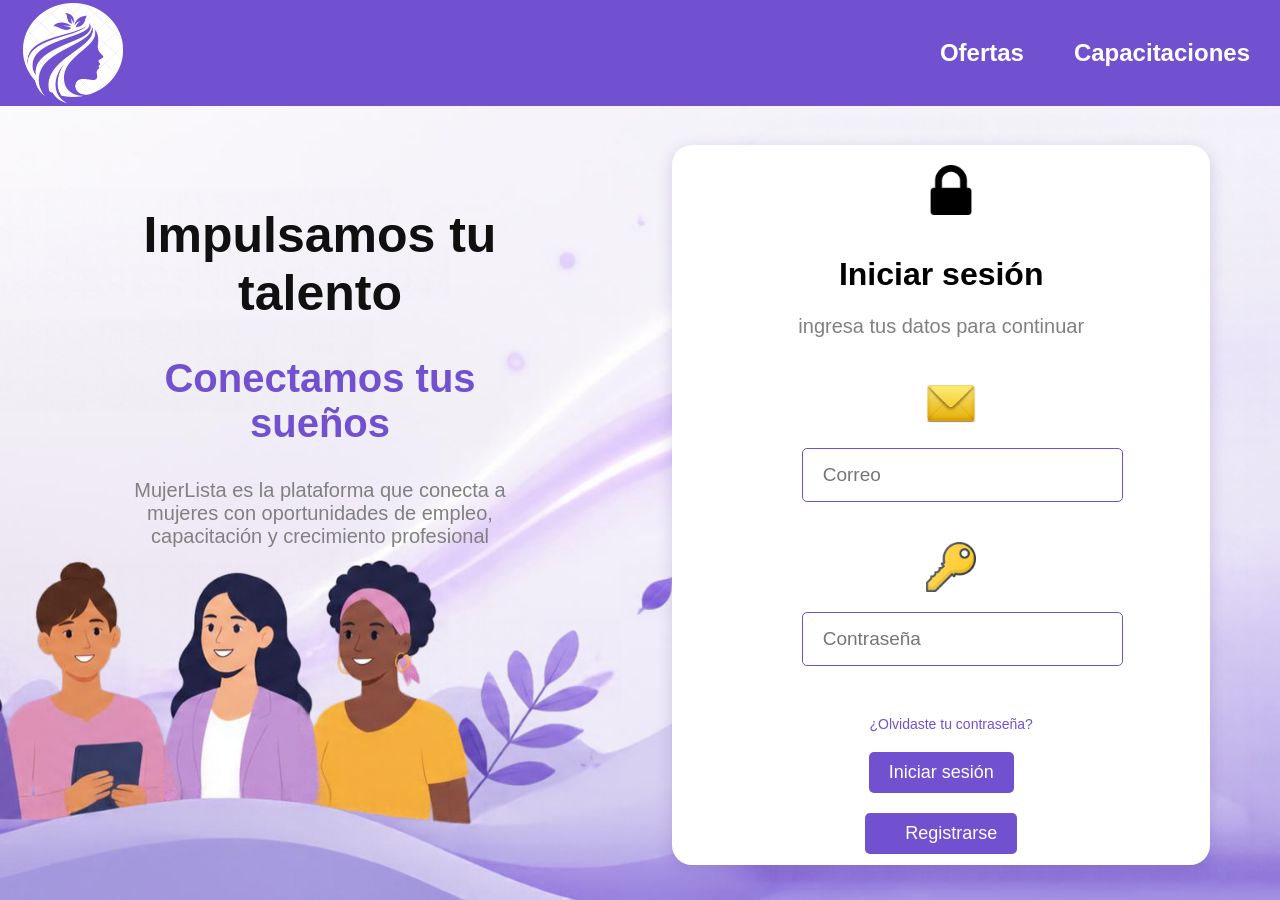
<file: index.html>
<!DOCTYPE html>
<html lang="es">
<head>
    <meta charset="UTF-8">
    <meta name="viewport" content="width=device-width, initial-scale=1.0">
    <title>MujerListas</title>
    <link rel="stylesheet" href="style.css">
</head>
<body>
   

    <div>
        <nav class="navbar">

         <img src="imagenes\M.png" alt="Logo de MujerListas" class="logo" class="logo">



         <div class="menus">
            
            
            <a href="login.html"><h1>Ofertas</h1></a>
            <a href="login.html"><h1>Capacitaciones</h1></a>
         </div>
         
        </nav>



        
    </div>
     
     <div class="login">
           <img src="iconos/candado.png" alt="Icono de usuario" class="icono-usuario">
        

     <div class="login-texto">
        <h1>Iniciar sesión</h1>
        <p>ingresa tus datos para continuar</p>
     </div>

      <img src="iconos/correo.png" alt="Icono de ojo" class="icono-ojito">
      
      <div class="formularioinicio">

        <input type="text" placeholder="Correo" class="input-usuario" id="correo">  

          <div class="iccontra">

            <img src="iconos/contra.png" alt="Icono de ojo" class="icono-ojito">

          </div>
          
         


        <input type="password" placeholder="Contraseña" class="input-contraseña"  id="contraseña">

      


        <div class="boton-container">
            <a href="recuperar.html" class="recuperar">¿Olvidaste tu contraseña?</a>
            <button class="boton-inicio"  id="iniciar-sesion">Iniciar sesión</button>
            <button class="boton-inicio"><a href="3.html">Registrarse </a></button>

        </div>

        
        
        
     </div>

     

    
       
     

     


            

    </div>

    <div class="bienvenida">
        <h1>Impulsamos tu talento</h1>
        <h2>Conectamos tus sueños</h2>

        <p class="descripcion">MujerLista es la plataforma que conecta a mujeres con oportunidades de empleo, capacitación y crecimiento profesional</p>    

    </div>

    


   

   
  <script src="script.js"></script>  
</body>
</html>
</file>
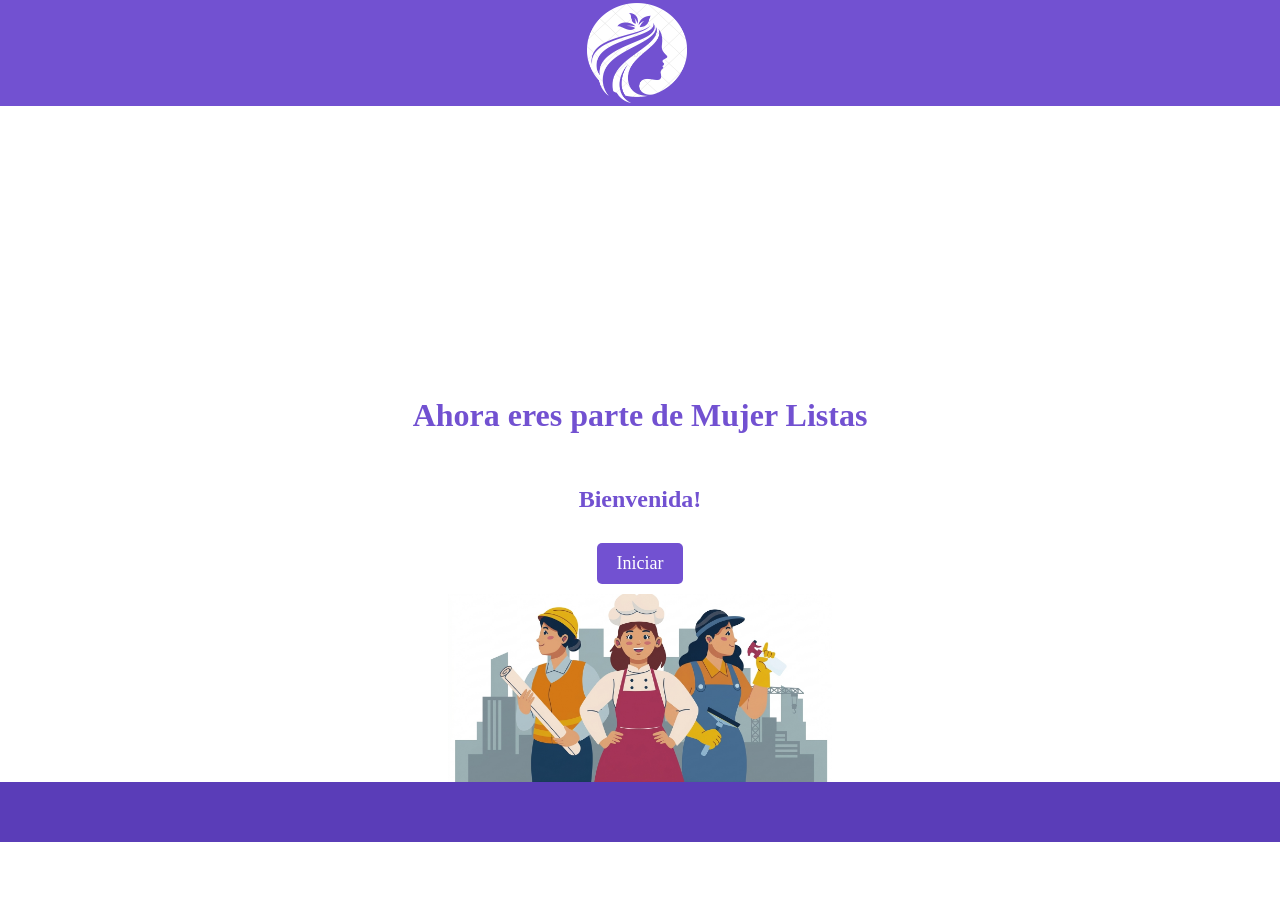
<file: 2.html>
<!DOCTYPE html>
<html lang="en">
<head>
    <meta charset="UTF-8">
    <meta name="viewport" content="width=device-width, initial-scale=1.0">
    <title>MujerLista</title>
    <link rel="stylesheet" href="style2.css">
</head>






<body background: none;>


    <div>
        <nav class="navbar">

         <img src="imagenes\M.png" alt="Logo de MujerListas" class="logo">



         <div class="menus">
            
            
            
         </div>
         
        </nav>


<div class="msj">
            <h1>Ahora eres parte de Mujer Listas</h1>
            <h2>Bienvenida!</h2>


            <a class="inicio" href="index.html">Iniciar</a>
</div>      


<div class="womenchambiando">
    <img src="imagenes/womenschambeando.jpg" >
</div>

<footer class="pie"></footer>
    
</body>
</html>
</file>
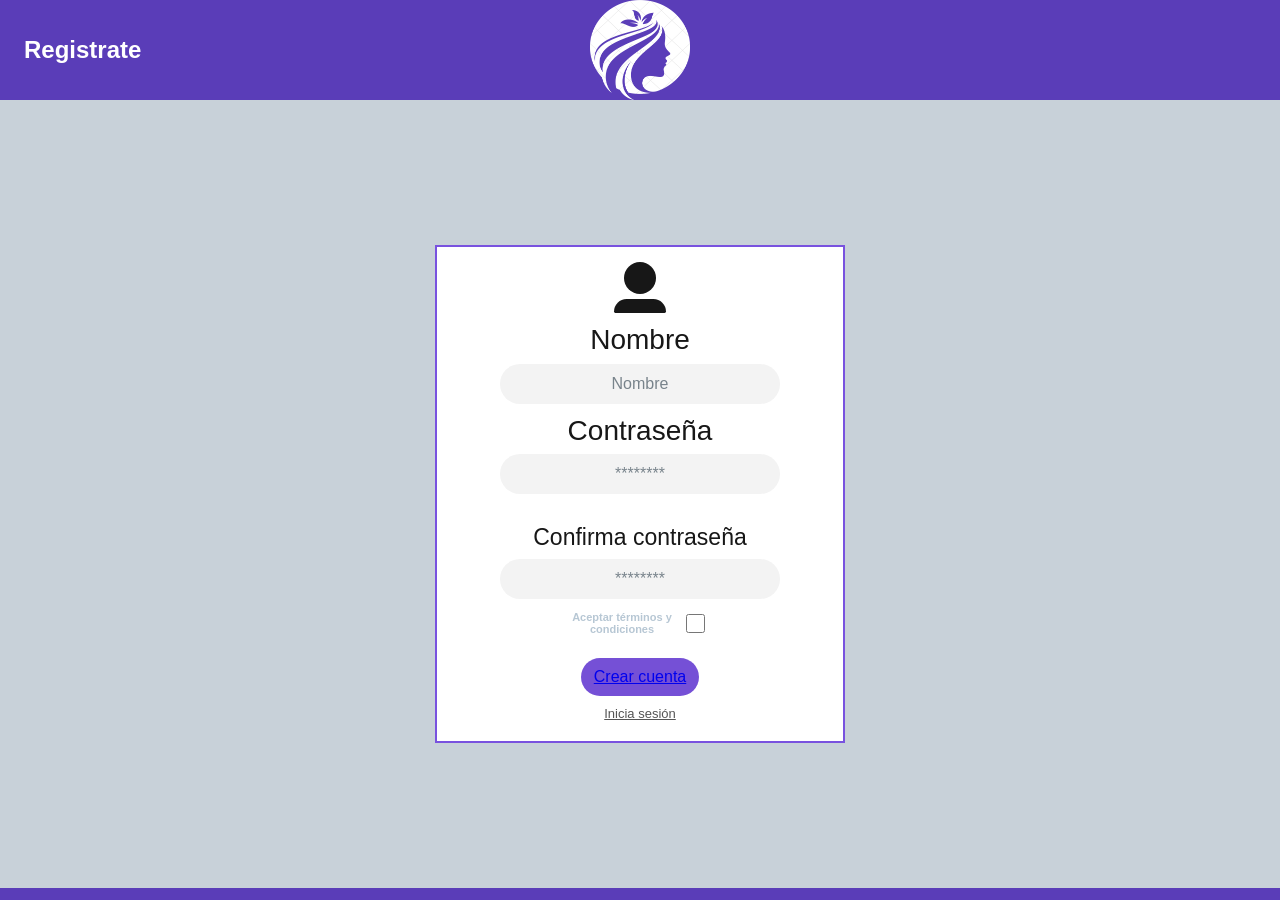
<file: 3.html>
<!DOCTYPE html>
<html lang="es">
<head>
    <meta charset="UTF-8">
    <meta name="viewport" content="width=device-width, initial-scale=1.0">
    <title>Registrate</title>
    <link rel="stylesheet" href="style3.css">
</head>
<body>
    <nav class="navbar">
        <div class="regist">
            <h1>Registrate</h1>
        </div>
        <img src="imagenes\M.png" alt="Logo de MujerListas" class="logo">
    </nav>

    <main class="contenido">
        <section class="registro" aria-label="Crear cuenta">
            <div class="avatar" aria-hidden="true">
                <span class="avatar-cabeza"></span>
                <span class="avatar-cuerpo"></span>
            </div>

            <form class="formulario">
                <div class="campo">
                    <label for="nombre">Nombre</label>
                    <input id="nombre" name="nombre" type="text" placeholder="Nombre" autocomplete="name" required>
                </div>

                <div class="campo">
                    <label for="contrasena">Contraseña</label>
                    <input id="contrasena" name="contrasena" type="password" placeholder="********" autocomplete="new-password" required>
                </div>

                <div class="campo campo-confirmar">
                    <label for="confirmar-contrasena">Confirma contraseña</label>
                    <input id="confirmar-contrasena" name="confirmar-contrasena" type="password" placeholder="********" autocomplete="new-password" required>
                </div>

                <label class="terminos" for="aceptar-terminos">
                    <span>Aceptar términos y<br>condiciones</span>
                    <input id="aceptar-terminos" name="aceptar-terminos" type="checkbox" required>
                </label>

                <button class="crear-cuenta" type="submit"> <a href="2.html"> Crear cuenta</a></button>
                <a class="iniciar-sesion" href="#">Inicia sesión</a>
            </form>
        </section>
    </main>

    <footer class="pie"></footer>
</body>
</html>
</file>
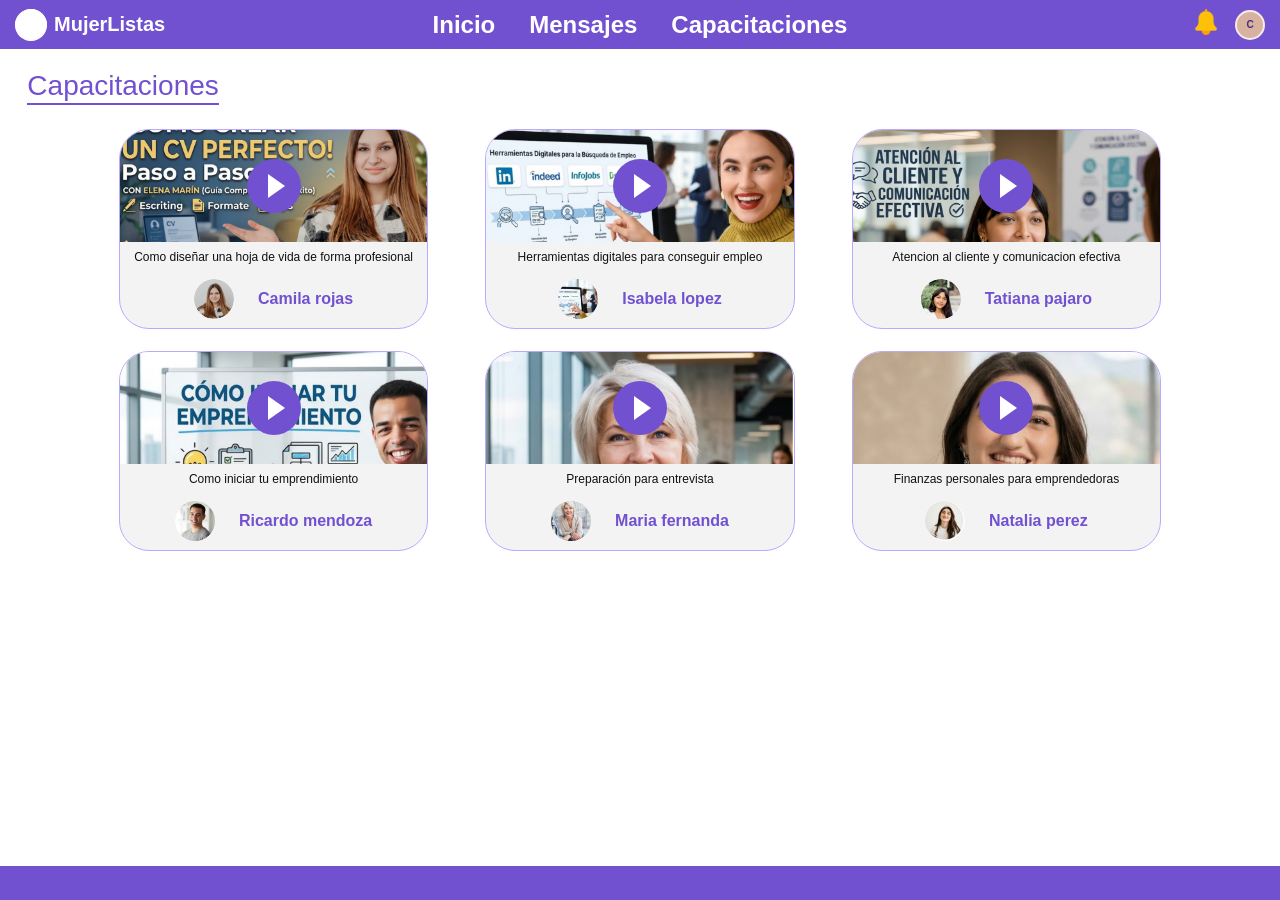
<file: capacitaciones.html>
<!DOCTYPE html>
<html lang="es">
<head>
    <meta charset="UTF-8">
    <meta name="viewport" content="width=device-width, initial-scale=1.0">
    <title>Capacitaciones | MujerListas</title>
    <link rel="stylesheet" href="styles4.css">
    <link rel="stylesheet" href="styles7.css">
</head>
<body>
    <header class="barra-superior">
        <a class="marca" href="inicio.html" aria-label="MujerListas, inicio">
            <img src="imagenes/M.png" alt="" class="logo">
            <span>MujerListas</span>
        </a>

        <nav class="navegacion" aria-label="Navegación principal">
            <a href="inicio.html">Inicio</a>
            <a href="#mensajes">Mensajes</a>
            <a href="capacitaciones.html" aria-current="page">Capacitaciones</a>
        </nav>

        <div class="acciones-usuario">
            <button class="notificaciones" type="button" aria-label="Notificaciones">
                <img src="iconos/campana.png" alt="">
            </button>
            <a class="avatar" href="perfil.html" aria-label="Perfil de usuario">C</a>
        </div>
    </header>

    <main class="pagina-capacitaciones">
        <h1>Capacitaciones</h1>

        <section class="lista-capacitaciones" aria-label="Cursos de capacitación">
            <article class="tarjeta-capacitacion">
                <div class="vista-previa">
                    <img class="imagen-capacitacion" src="imagenes/cv10.png" alt="Cómo crear un CV perfecto, paso a paso">
                    <span class="boton-reproducir" aria-hidden="true"></span>
                </div>
                <p class="titulo-curso">Como diseñar una hoja de vida de forma profesional</p>
                <div class="instructora">
                    <img class="foto-instructora" src="imagenes/cv11.png" alt="Camila Rojas">
                    <h2>Camila rojas</h2>
                </div>
            </article>

            <article class="tarjeta-capacitacion">
                <div class="vista-previa">
                    <img class="imagen-capacitacion" src="imagenes/he1.png" alt="Herramientas digitales para conseguir empleo">
                    <span class="boton-reproducir" aria-hidden="true"></span>
                </div>
                <p class="titulo-curso">Herramientas digitales para conseguir empleo</p>
                <div class="instructora">
                    <img class="foto-instructora" src="imagenes/he1.png" alt="Isabela Lopez">
                    <h2>Isabela lopez</h2>
                </div>
            </article>

            <article class="tarjeta-capacitacion">
                <div class="vista-previa">
                    <img class="imagen-capacitacion" src="imagenes/at1.png" alt="Atención al cliente y comunicación efectiva">
                    <span class="boton-reproducir" aria-hidden="true"></span>
                </div>
                <p class="titulo-curso">Atencion al cliente y comunicacion efectiva</p>
                <div class="instructora">
                    <img class="foto-instructora" src="imagenes/at2.png" alt="Tatiana Pájaro">
                    <h2>Tatiana pajaro</h2>
                </div>
            </article>

            <article class="tarjeta-capacitacion">
                <div class="vista-previa">
                    <img class="imagen-capacitacion" src="imagenes/ci1.png" alt="Cómo iniciar tu emprendimiento">
                    <span class="boton-reproducir" aria-hidden="true"></span>
                </div>
                <p class="titulo-curso">Como iniciar tu emprendimiento</p>
                <div class="instructora">
                    <img class="foto-instructora" src="imagenes/ci2.png" alt="Ricardo Mendoza">
                    <h2>Ricardo mendoza</h2>
                </div>
            </article>

            <article class="tarjeta-capacitacion">
                <div class="vista-previa">
                    <img class="imagen-capacitacion" src="imagenes/pp1.png" alt="Preparación para entrevista">
                    <span class="boton-reproducir" aria-hidden="true"></span>
                </div>
                <p class="titulo-curso">Preparación para entrevista</p>
                <div class="instructora">
                    <img class="foto-instructora" src="imagenes/pp2.png" alt="Maria Fernanda">
                    <h2>Maria fernanda</h2>
                </div>
            </article>

            <article class="tarjeta-capacitacion">
                <div class="vista-previa">
                    <img class="imagen-capacitacion" src="imagenes/fp1.png" alt="Finanzas personales para emprendedoras">
                    <span class="boton-reproducir" aria-hidden="true"></span>
                </div>
                <p class="titulo-curso">Finanzas personales para emprendedoras</p>
                <div class="instructora">
                    <img class="foto-instructora" src="imagenes/fp2.png" alt="Natalia Perez">
                    <h2>Natalia perez</h2>
                </div>
            </article>
        </section>
    </main>

    <footer class="pie"></footer>
</body>
</html>
</file>
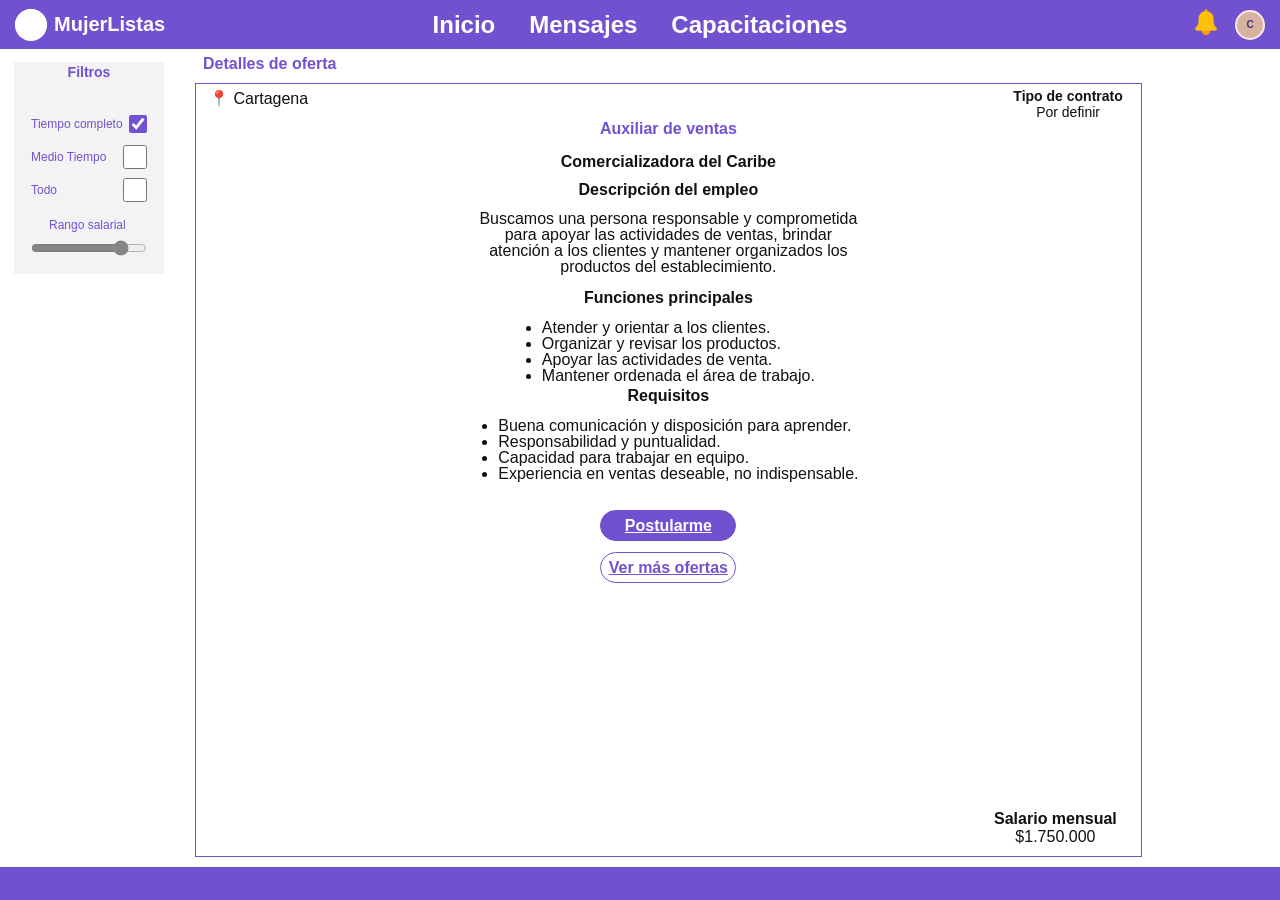
<file: detalle.html>
<!DOCTYPE html>
<html lang="es">
<head>
    <meta charset="UTF-8">
    <meta name="viewport" content="width=device-width, initial-scale=1.0">
    <title>Auxiliar de ventas | MujerListas</title>
    <link rel="stylesheet" href="styles4.css">
    <link rel="stylesheet" href="styles5.css">
</head>
<body>
    <header class="barra-superior">
        <a class="marca" href="inicio.html" aria-label="MujerListas, inicio">
            <img src="imagenes/M.png" alt="" class="logo">
            <span>MujerListas</span>
        </a>

        <nav class="navegacion" aria-label="Navegación principal">
            <a href="inicio.html" aria-current="page">Inicio</a>
            <a href="#mensajes">Mensajes</a>
            <a href="capacitaciones.html">Capacitaciones</a>
        </nav>

        <div class="acciones-usuario">
            <button class="notificaciones" type="button" aria-label="Notificaciones">
                <img src="iconos/campana.png" alt="">
            </button>
            <a class="avatar" href="perfil.html" aria-label="Perfil de usuario">C</a>
        </div>
    </header>

    <div class="disposicion disposicion-detalle">
        <aside class="filtros" aria-label="Filtros de ofertas">
            <h2>Filtros</h2>
            <label class="opcion-filtro">
                <span>Tiempo completo</span>
                <input type="checkbox" checked>
            </label>
            <label class="opcion-filtro">
                <span>Medio Tiempo</span>
                <input type="checkbox">
            </label>
            <label class="opcion-filtro">
                <span>Todo</span>
                <input type="checkbox">
            </label>
            <label class="filtro-salario" for="salario">Rango salarial</label>
            <input id="salario" class="control-salario" type="range" min="0" max="100" value="82">
        </aside>

        <main class="contenido contenido-detalle">
            <h1 class="titulo-detalle">Detalles de oferta</h1>

            <article class="panel-detalle" aria-labelledby="nombre-oferta">
                <div class="metadatos-oferta">
                    <p class="ubicacion-detalle">📍 Cartagena</p>
                    <p class="contrato"><strong>Tipo de contrato</strong><span>Por definir</span></p>
                </div>

                <div class="informacion-oferta">
                    <h2 id="nombre-oferta">Auxiliar de ventas</h2>
                    <h3>Comercializadora del Caribe</h3>

                    <section class="seccion-descripcion">
                        <h3>Descripción del empleo</h3>
                        <p>Buscamos una persona responsable y comprometida<br class="salto-escritorio"> para apoyar las actividades de ventas, brindar<br class="salto-escritorio"> atención a los clientes y mantener organizados los<br class="salto-escritorio"> productos del establecimiento.</p>
                    </section>

                    <section class="seccion-lista">
                        <h3>Funciones principales</h3>
                        <ul>
                            <li>Atender y orientar a los clientes.</li>
                            <li>Organizar y revisar los productos.</li>
                            <li>Apoyar las actividades de venta.</li>
                            <li>Mantener ordenada el área de trabajo.</li>
                        </ul>
                    </section>

                    <section class="seccion-lista requisitos">
                        <h3>Requisitos</h3>
                        <ul>
                            <li>Buena comunicación y disposición para aprender.</li>
                            <li>Responsabilidad y puntualidad.</li>
                            <li>Capacidad para trabajar en equipo.</li>
                            <li>Experiencia en ventas deseable, no indispensable.</li>
                        </ul>
                    </section>

                    <div class="acciones-oferta">
                        <a class="boton-postular" href="postulacion-exitosa.html">Postularme</a>
                        <a class="boton-mas-ofertas" href="inicio.html">Ver más ofertas</a>
                    </div>
                </div>

                <p class="salario"><strong>Salario mensual</strong><span>$1.750.000</span></p>
            </article>
        </main>
    </div>

    <footer class="pie"></footer>
</body>
</html>
</file>
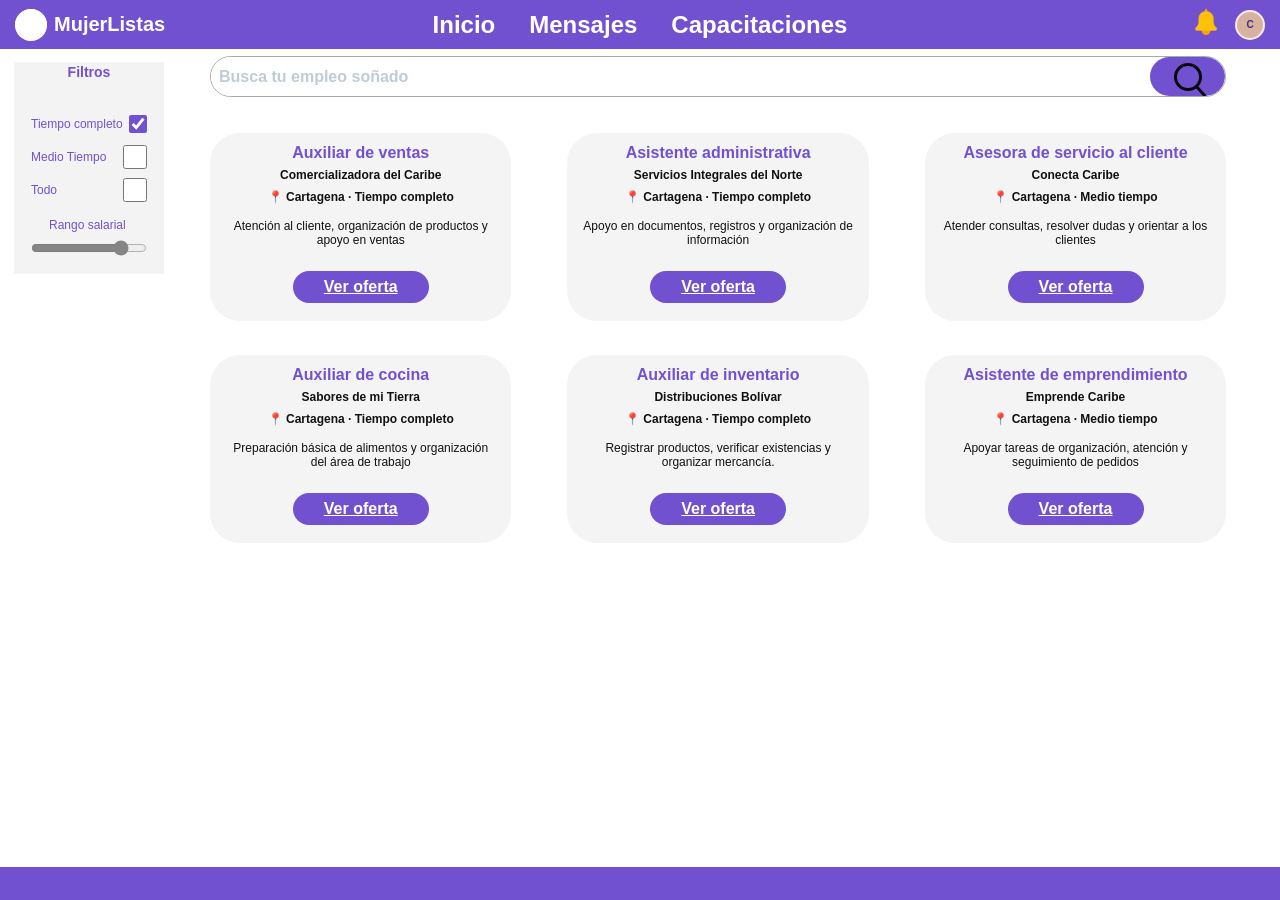
<file: inicio.html>
<!DOCTYPE html>
<html lang="es">
<head>
    <meta charset="UTF-8">
    <meta name="viewport" content="width=device-width, initial-scale=1.0">
    <title>Ofertas de empleo | MujerListas</title>
    <link rel="stylesheet" href="styles4.css">
</head>
<body>
    <header class="barra-superior">
        <a class="marca" href="inicio.html" aria-label="MujerListas, inicio">
            <img src="imagenes/M.png" alt="" class="logo">
            <span>MujerListas</span>
        </a>

        <nav class="navegacion" aria-label="Navegación principal">
            <a href="inicio.html" aria-current="page">Inicio</a>
            <a href="#mensajes">Mensajes</a>
            <a href="capacitaciones.html">Capacitaciones</a>
        </nav>

        <div class="acciones-usuario">
            <button class="notificaciones" type="button" aria-label="Notificaciones">
                <img src="iconos/campana.png" alt="">
            </button>
            <a class="avatar" href="perfil.html" aria-label="Perfil de usuario">C</a>
        </div>
    </header>

    <div class="disposicion">
        <aside class="filtros" aria-label="Filtros de ofertas">
            <h2>Filtros</h2>
            <label class="opcion-filtro">
                <span>Tiempo completo</span>
                <input type="checkbox" checked>
            </label>
            <label class="opcion-filtro">
                <span>Medio Tiempo</span>
                <input type="checkbox">
            </label>
            <label class="opcion-filtro">
                <span>Todo</span>
                <input type="checkbox">
            </label>
            <label class="filtro-salario" for="salario">Rango salarial</label>
            <input id="salario" class="control-salario" type="range" min="0" max="100" value="82">
        </aside>

        <main class="contenido">
            <form class="busqueda" role="search" action="#" method="get">
                <label class="solo-lectores" for="buscar">Buscar empleo</label>
                <input id="buscar" name="q" type="search" placeholder="Busca tu empleo soñado">
                <button type="submit" aria-label="Buscar">
                    <span class="lupa" aria-hidden="true"></span>
                </button>
            </form>

            <section class="ofertas" aria-label="Ofertas de empleo">
                <article class="tarjeta-oferta">
                    <h2>Auxiliar de ventas</h2>
                    <h3>Comercializadora del Caribe</h3>
                    <p class="ubicacion">📍 Cartagena · Tiempo completo</p>
                    <p class="descripcion">Atención al cliente, organización de productos y apoyo en ventas</p>
                    <a class="boton-oferta" href="detalle.html">Ver oferta</a>
                </article>

                <article class="tarjeta-oferta">
                    <h2>Asistente administrativa</h2>
                    <h3>Servicios Integrales del Norte</h3>
                    <p class="ubicacion">📍 Cartagena · Tiempo completo</p>
                    <p class="descripcion">Apoyo en documentos, registros y organización de información</p>
                    <a class="boton-oferta" href="detalle.html">Ver oferta</a>
                </article>

                <article class="tarjeta-oferta">
                    <h2>Asesora de servicio al cliente</h2>
                    <h3>Conecta Caribe</h3>
                    <p class="ubicacion">📍 Cartagena · Medio tiempo</p>
                    <p class="descripcion">Atender consultas, resolver dudas y orientar a los clientes</p>
                    <a class="boton-oferta" href="detalle.html">Ver oferta</a>
                </article>

                <article class="tarjeta-oferta">
                    <h2>Auxiliar de cocina</h2>
                    <h3>Sabores de mi Tierra</h3>
                    <p class="ubicacion">📍 Cartagena · Tiempo completo</p>
                    <p class="descripcion">Preparación básica de alimentos y organización del área de trabajo</p>
                    <a class="boton-oferta" href="detalle.html">Ver oferta</a>
                </article>

                <article class="tarjeta-oferta">
                    <h2>Auxiliar de inventario</h2>
                    <h3>Distribuciones Bolívar</h3>
                    <p class="ubicacion">📍 Cartagena · Tiempo completo</p>
                    <p class="descripcion">Registrar productos, verificar existencias y organizar mercancía.</p>
                    <a class="boton-oferta" href="detalle.html">Ver oferta</a>
                </article>

                <article class="tarjeta-oferta">
                    <h2>Asistente de emprendimiento</h2>
                    <h3>Emprende Caribe</h3>
                    <p class="ubicacion">📍 Cartagena · Medio tiempo</p>
                    <p class="descripcion">Apoyar tareas de organización, atención y seguimiento de pedidos</p>
                    <a class="boton-oferta" href="detalle.html">Ver oferta</a>
                </article>
            </section>
        </main>
    </div>

    <footer class="pie"></footer>
</body>
</html>
</file>
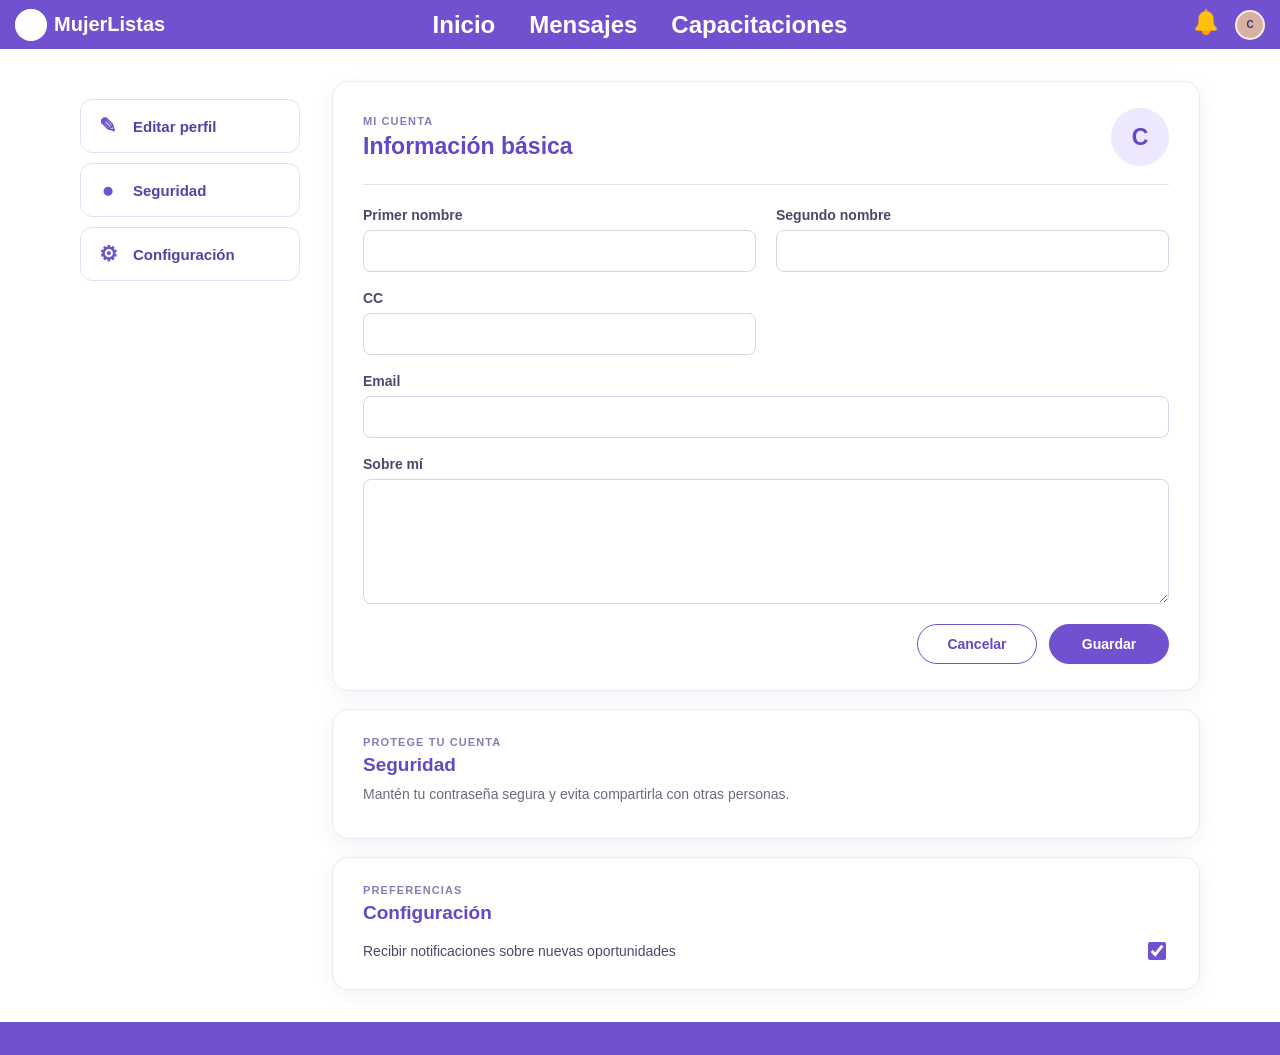
<file: perfil.html>
<!DOCTYPE html>
<html lang="es">
<head>
    <meta charset="UTF-8">
    <meta name="viewport" content="width=device-width, initial-scale=1.0">
    <title>Mi perfil | MujerListas</title>
    <link rel="stylesheet" href="styles4.css">
    <link rel="stylesheet" href="styles8.css">
</head>
<body>
    <header class="barra-superior">
        <a class="marca" href="inicio.html" aria-label="MujerListas, inicio">
            <img src="imagenes/M.png" alt="" class="logo">
            <span>MujerListas</span>
        </a>

        <nav class="navegacion" aria-label="Navegación principal">
            <a href="inicio.html">Inicio</a>
            <a href="#mensajes">Mensajes</a>
            <a href="capacitaciones.html">Capacitaciones</a>
        </nav>

        <div class="acciones-usuario">
            <button class="notificaciones" type="button" aria-label="Notificaciones">
                <img src="iconos/campana.png" alt="">
            </button>
            <a class="avatar" href="perfil.html" aria-label="Mi perfil">C</a>
        </div>
    </header>

    <main class="pagina-perfil">
        <aside class="menu-perfil" aria-label="Secciones del perfil">
            <a href="#informacion"><span aria-hidden="true">✎</span>Editar perfil</a>
            <a href="#seguridad"><span aria-hidden="true">●</span>Seguridad</a>
            <a href="#configuracion"><span aria-hidden="true">⚙</span>Configuración</a>
        </aside>

        <div class="contenido-perfil">
            <section class="seccion-perfil" id="informacion">
                <div class="encabezado-perfil">
                    <div>
                        <p class="etiqueta-perfil">MI CUENTA</p>
                        <h1>Información básica</h1>
                    </div>
                    <div class="avatar avatar-perfil" aria-label="Inicial del perfil">C</div>
                </div>

                <div class="formulario-perfil">
                    <div class="campos-perfil">
                        <label class="campo-perfil">
                            <span>Primer nombre</span>
                            <input type="text" name="primer-nombre" autocomplete="given-name">
                        </label>
                        <label class="campo-perfil">
                            <span>Segundo nombre</span>
                            <input type="text" name="segundo-nombre" autocomplete="additional-name">
                        </label>
                        <label class="campo-perfil">
                            <span>CC</span>
                            <input type="text" name="documento" inputmode="numeric" autocomplete="off">
                        </label>
                        <label class="campo-perfil campo-completo">
                            <span>Email</span>
                            <input type="email" name="email" autocomplete="email">
                        </label>
                        <label class="campo-perfil campo-completo">
                            <span>Sobre mí</span>
                            <textarea name="sobre-mi" rows="5"></textarea>
                        </label>
                    </div>
                    <div class="botones-perfil">
                        <a class="boton-secundario" href="inicio.html">Cancelar</a>
                        <button class="boton-guardar" type="button">Guardar</button>
                    </div>
                </div>
            </section>

            <section class="seccion-perfil seccion-secundaria" id="seguridad">
                <p class="etiqueta-perfil">PROTEGE TU CUENTA</p>
                <h2>Seguridad</h2>
                <p>Mantén tu contraseña segura y evita compartirla con otras personas.</p>
            </section>

            <section class="seccion-perfil seccion-secundaria" id="configuracion">
                <p class="etiqueta-perfil">PREFERENCIAS</p>
                <h2>Configuración</h2>
                <label class="preferencia-perfil">
                    <span>Recibir notificaciones sobre nuevas oportunidades</span>
                    <input type="checkbox" checked>
                </label>
            </section>
        </div>
    </main>

    <footer class="pie"></footer>
</body>
</html>
</file>
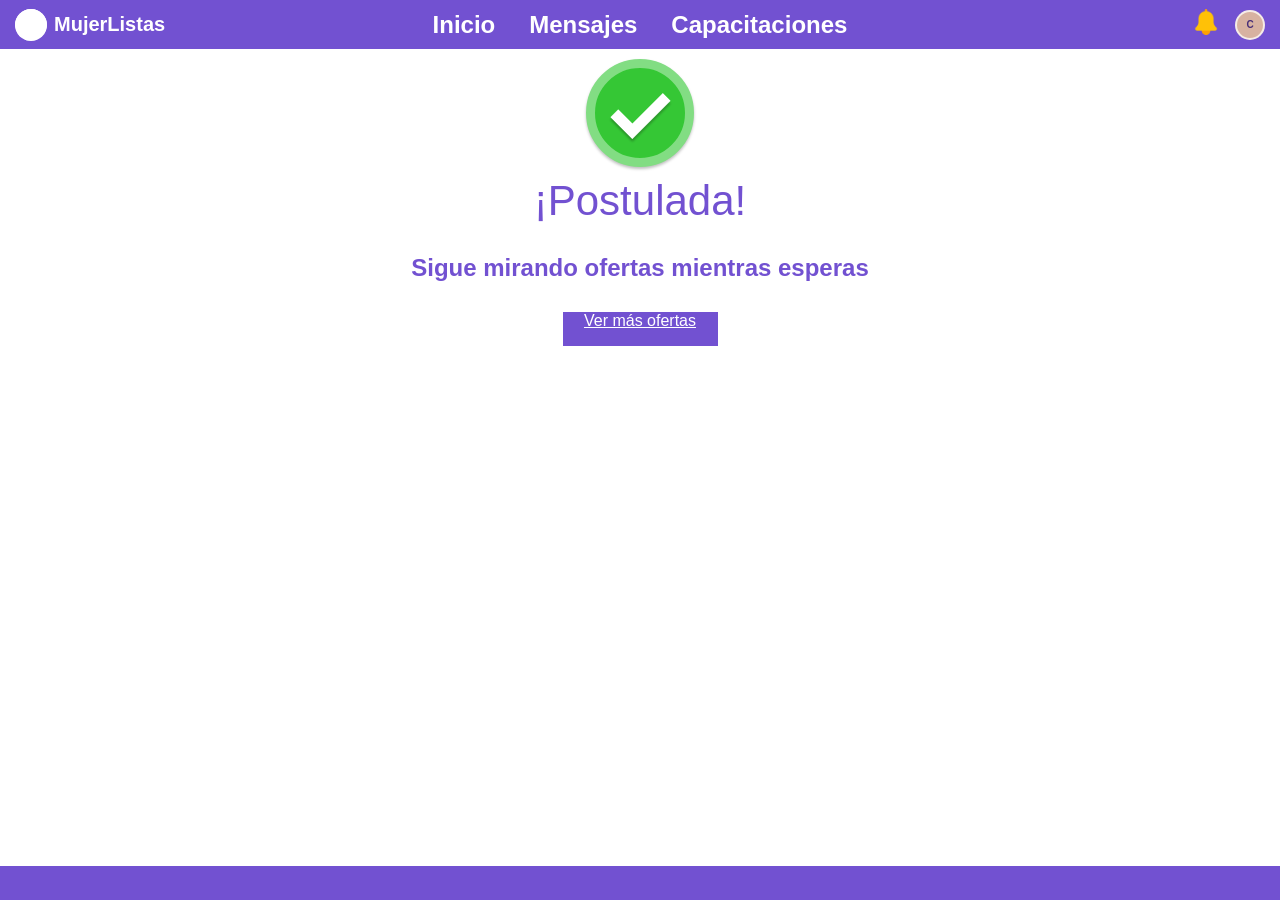
<file: postulacion-exitosa.html>
<!DOCTYPE html>
<html lang="es">
<head>
    <meta charset="UTF-8">
    <meta name="viewport" content="width=device-width, initial-scale=1.0">
    <title>Postulación exitosa | MujerListas</title>
    <link rel="stylesheet" href="styles4.css">
    <link rel="stylesheet" href="styles6.css">
</head>
<body>
    <header class="barra-superior">
        <a class="marca" href="inicio.html" aria-label="MujerListas, inicio">
            <img src="imagenes/M.png" alt="" class="logo">
            <span>MujerListas</span>
        </a>

        <nav class="navegacion" aria-label="Navegación principal">
            <a href="inicio.html">Inicio</a>
            <a href="#mensajes">Mensajes</a>
            <a href="capacitaciones.html">Capacitaciones</a>
        </nav>

        <div class="acciones-usuario">
            <button class="notificaciones" type="button" aria-label="Notificaciones">
                <img src="iconos/campana.png" alt="">
            </button>
            <a class="avatar" href="perfil.html" aria-label="Perfil de usuario">C</a>
        </div>
    </header>

    <main class="confirmacion">
        <div class="icono-exito" role="img" aria-label="Postulación completada">
            <span></span>
        </div>
        <h1>¡Postulada!</h1>
        <p>Sigue mirando ofertas mientras esperas</p>
        <a class="boton-mas-ofertas" href="inicio.html">Ver más ofertas</a>
    </main>

    <footer class="pie"></footer>
</body>
</html>
</file>
<file: style.css>
body {
    margin: 0;
    padding: 0;
    font-family: open sans, sans-serif;
    background-image: url('imagenes/fondopng.png');
    background-size: cover;
    background-position: center;
    background-size: cover;
   min-height: 100vh;

    


}

.logo {
    width: 100px;
    height: 100px;
    margin-left: 20px;
}

.navbar {
    display: flex;
    background-color:#7251d1;
    justify-content: space-between;
    align-items: center;
    padding: 3px;
    padding-right: 30px;
    
    
    
}

.menus , a {
    color: white;
    display: flex;
    gap: 30px;
    margin-left: 20px;
    justify-content: end;
   text-decoration: none;
     
   
}

.bienvenida {
    font-family:open sans, sans-serif;
    margin-top: 100px;
    width: 30%;    
    margin-left: 10%;
    justify-content: center;

    h1 {
        color: #101010;
       text-align: center;
       font-size: 50px;
    }

    h2 {
        color: #7251d1;
        text-align: center;
        font-size: 40px;
    }
    p {
        color: grey;
        font-size: 20px;
        text-align: center;
    }
   
}

.descripcion {
    font-size: 30px;
    color: grey;
    
}

.login {
    display: flex;
    flex-direction: column;
    align-items: center;
    position: absolute;
    top: 145px;
    right: 70px;
    width: 42%;
    height: 80%;
    border-radius: 20px;
   box-shadow: 0 4px 16px rgba(83, 55, 160, 0.2);
   background-color: #ffffff;


   img {
    width: 50px;
    height: 50px;
    margin-left: 20px;
    margin-top: 20px;
   position: static;
   align-items: center;
   }
}

.login-texto {
    text-align: center;
    margin-top: 20px;
    font-family: open sans, sans-serif;

    P {
        color: grey;
        font-size: 20px;
    }
}

.formularioinicio{
    display: flex;
    flex-direction: column;
    gap: 20px;
    margin-top: 20px;
    font-family: open sans, sans-serif;
    font-size:30px;

    input {
        
        border: 1px solid #7251d1;
        border-radius: 5px;        
        width: 100%;     
        padding: 15px 20px;  
        font-size: 19px;         
       

    }


    .iccontra {
        display: flex;
        justify-content: center;
        align-items: center;
    }

}

.boton-inicio {   


    
    background-color: #7251d1;
    color: white;
    border: none;
    border-radius: 5px;
    padding: 10px 20px;
    font-size: 18px;
    cursor: pointer;
    transition: background-color 0.3s ease;
    

    &:hover {
        background-color: #5a3db8;
    }
}


.boton-container {
    display: flex;
    flex-direction: column;
    gap: 20px;
    justify-content: center;
    align-items: center;
    margin-top: 20px;
}

.recuperar {
    text-align: center;
    margin-top: 10px;
    font-size: 14px;
    color: #7251d1;
    cursor: pointer;
}
</file>
<file: style2.css>
body{

    padding: 0;
    margin: 0;
   
}

.logo {     

    width: 100px;
    height: 100px;
    margin-left: 20px;

    }

.navbar {
    display: flex;
    background-color:#7251d1;
    justify-content: center;
    align-items: center;
    padding: 3px;
    padding-right: 30px;
    
    
    
}

.msj{
    display: flex;
    flex-direction: column;
    gap: 10px;   
    justify-content: center;
    align-items: center;
    text-align: center;
    padding-top: 30vh;
    


    h1 , h2{
        color: #7251d1;
    }
   
    

}

.inicio{
    display: inline-block;
    background-color: #7251d1;
    color: white;
    text-decoration: none;
    border: none;
    border-radius: 5px;
    padding: 10px 20px;
    font-size: 18px;
    cursor: pointer;
    transition: background-color 0.3s ease;
    

    &:hover {
        background-color: #5a3db8;
    } 
    background-color: #7251d1;
    color: white;
    border: none;
    border-radius: 5px;
    padding: 10px 20px;
    font-size: 18px;
    cursor: pointer;
    transition: background-color 0.3s ease;
    

    &:hover {
        background-color: #5a3db8;
    }
}

.womenchambiando{
    display: flex;
    justify-content: center;
    align-items: center;

 img{
    margin-top: 10px;
    width: 30%;
 }
    
}

.pie{
    
    background-color: #5a3db8;
    padding: 30px;
    width: auto;
}


a{
    text-decoration: none;
    color: red;
}
</file>
<file: style3.css>
body {
    background-color: #c8d1d9;
    margin: 0;
    min-height: 100vh;
    display: flex;
    flex-direction: column;
    font-family: Arial, sans-serif;
}

.navbar {
    display: flex;
    position: relative;
    background-color: #5a3db8;
    justify-content: flex-start;
    align-items: center;
    padding: 0 24px;
    min-height: 100px;
    width: 100%;
    box-sizing: border-box;
}

.logo {
    width: 100px;
    height: 100px;
    position: absolute;
    left: 50%;
    transform: translateX(-50%);
}

.pie {
    background-color: #5a3db8;
    min-height: 12px;
    width: 100%;
    box-sizing: border-box;
}

.regist {
    color: white;
}

.regist h1 {
    margin: 0;
}

.contenido {
    flex: 1;
    display: grid;
    place-items: center;
    padding: 26px 16px;
    box-sizing: border-box;
}

.registro {
    width: min(410px, 100%);
    padding: 14px 28px 20px;
    border: 2px solid #7952df;
    background-color: #fff;
    box-sizing: border-box;
    text-align: center;
}

.avatar {
    height: 52px;
    display: flex;
    flex-direction: column;
    align-items: center;
    justify-content: flex-end;
    gap: 5px;
}

.avatar-cabeza {
    width: 32px;
    height: 32px;
    border-radius: 50%;
    background-color: #171717;
}

.avatar-cuerpo {
    width: 52px;
    height: 14px;
    border-radius: 18px 18px 2px 2px;
    background-color: #171717;
}

.formulario {
    display: flex;
    flex-direction: column;
    align-items: center;
}

.campo {
    width: 100%;
    margin-top: 10px;
}

.campo label {
    display: block;
    margin-bottom: 7px;
    color: #171717;
    font-size: 28px;
    line-height: 1.2;
}

.campo input {
    width: 80%;
    height: 40px;
    border: 0;
    border-radius: 24px;
    background-color: #f3f3f3;
    box-sizing: border-box;
    color: #555;
    font: inherit;
    text-align: center;
}

.campo input::placeholder {
    color: #78838b;
    opacity: 1;
}

.campo-confirmar {
    margin-top: 30px;
}

.campo-confirmar label {
    font-size: 23px;
}

.terminos {
    display: flex;
    align-items: center;
    justify-content: center;
    gap: 10px;
    margin-top: 12px;
    color: #b7c7d4;
    font-size: 11px;
    font-weight: bold;
    line-height: 1.1;
}

.terminos input {
    width: 19px;
    height: 19px;
    accent-color: #5a3db8;
}

.crear-cuenta {
    margin-top: 22px;
    padding: 10px 13px;
    border: 0;
    border-radius: 22px;
    background-color: #7550d6;
    color: white;
    font: inherit;
    font-size: 16px;
    cursor: pointer;
}

.iniciar-sesion {
    margin-top: 10px;
    color: #555;
    font-size: 13px;
}

@media (max-width: 480px) {
    .navbar {
        min-height: 76px;
    }

    .logo {
        width: 76px;
        height: 76px;
    }

    .regist h1 {
        font-size: 20px;
    }

    .registro {
        padding-right: 18px;
        padding-left: 18px;
    }
}
</file>
<file: styles4.css>
* {
    box-sizing: border-box;
}

html {
    min-width: 320px;
    min-height: 100%;
}

body {
    display: flex;
    flex-direction: column;
    min-height: 100vh;
    margin: 0;
    color: #111;
    background: #fff;
    font-family: Arial, sans-serif;
}

.barra-superior {
    display: grid;
    grid-template-columns: 1fr auto 1fr;
    align-items: center;
    min-height: 49px;
    padding: 0 15px;
    color: #fff;
    background: #7251d1;
}

.marca {
    display: inline-flex;
    align-items: center;
    justify-self: start;
    gap: 7px;
    color: inherit;
    font-size: 20px;
    font-weight: 700;
    text-decoration: none;
}

.logo {
    width: 32px;
    height: 32px;
    border-radius: 50%;
    background: #fff;
    filter: brightness(0) invert(1);
    object-fit: cover;
}

.navegacion {
    display: flex;
    align-items: center;
    justify-content: center;
    gap: 34px;
}

.navegacion a {
    color: #fff;
    font-size: 24px;
    font-weight: 700;
    text-decoration: none;
    white-space: nowrap;
}

.navegacion a:hover,
.navegacion a:focus-visible {
    text-decoration: underline;
    text-underline-offset: 4px;
}

.acciones-usuario {
    display: flex;
    align-items: center;
    justify-self: end;
    gap: 13px;
}

.notificaciones {
    display: grid;
    width: 32px;
    height: 32px;
    padding: 0;
    border: 0;
    background: transparent;
    cursor: pointer;
}

.notificaciones img {
    display: block;
    width: 26px;
    height: 26px;
    justify-self: center;
    object-fit: contain;
}

.avatar {
    display: grid;
    width: 30px;
    height: 30px;
    place-items: center;
    border: 2px solid rgba(255, 255, 255, 0.75);
    border-radius: 50%;
    background: #d7b2a1;
    color: #472e77;
    font-size: 10px;
    font-weight: 700;
    text-decoration: none;
}

.disposicion {
    display: grid;
    grid-template-columns: 150px minmax(0, 1fr);
    flex: 1;
    gap: 46px;
    padding: 7px 4.2% 48px 14px;
}

.filtros {
    align-self: start;
    margin-top: 6px;
    padding: 0 17px 18px;
    background: #f3f3f3;
    color: #7251d1;
    font-size: 12px;
}

.filtros h2 {
    margin: 0 0 27px;
    padding-top: 2px;
    font-size: 14px;
    text-align: center;
}

.opcion-filtro {
    display: flex;
    min-height: 33px;
    align-items: center;
    justify-content: space-between;
    gap: 6px;
    white-space: nowrap;
}

.opcion-filtro input {
    width: 24px;
    height: 24px;
    margin: 0;
    accent-color: #7251d1;
    cursor: pointer;
}

.filtro-salario {
    display: block;
    margin: 12px 0 8px 18px;
}

.control-salario {
    display: block;
    width: 100%;
    margin: 0;
    accent-color: #858585;
    cursor: pointer;
}

.contenido {
    min-width: 0;
}

.busqueda {
    display: flex;
    height: 41px;
    margin: 0 0 36px;
    overflow: hidden;
    border: 1px solid #aaa;
    border-radius: 25px;
}

.busqueda input {
    width: 100%;
    min-width: 0;
    padding: 0 8px;
    border: 0;
    outline: none;
    color: #333;
    font: inherit;
    font-size: 16px;
}

.busqueda input::placeholder {
    color: #bfccd6;
    font-weight: 700;
    opacity: 1;
}

.busqueda button {
    display: grid;
    width: 75px;
    flex: 0 0 75px;
    place-items: center;
    border: 0;
    border-radius: 25px;
    background: #7251d1;
    cursor: pointer;
}

.lupa {
    position: relative;
    display: block;
    width: 28px;
    height: 28px;
    border: 3px solid #090909;
    border-radius: 50%;
}

.lupa::after {
    position: absolute;
    right: -9px;
    bottom: -5px;
    width: 14px;
    height: 3px;
    transform: rotate(48deg);
    border-radius: 3px;
    background: #090909;
    content: "";
}

.ofertas {
    display: grid;
    grid-template-columns: repeat(3, minmax(0, 1fr));
    align-items: start;
    gap: 34px 5.5%;
}

.tarjeta-oferta {
    display: flex;
    min-height: 188px;
    flex-direction: column;
    align-items: center;
    padding: 11px 15px 18px;
    border-radius: 30px;
    background: #f4f4f4;
    text-align: center;
}

.tarjeta-oferta h2 {
    margin: 0 0 6px;
    color: #7251d1;
    font-size: 16px;
    line-height: 1.1;
}

.tarjeta-oferta h3 {
    min-height: 15px;
    margin: 0 0 7px;
    font-size: 12px;
    line-height: 1.2;
}

.ubicacion {
    margin: 0;
    font-size: 12px;
    font-weight: 700;
    line-height: 1.2;
}

.descripcion {
    margin: 16px 0 12px;
    font-size: 12px;
    line-height: 1.15;
}

.boton-oferta {
    display: grid;
    width: 136px;
    min-height: 32px;
    margin-top: auto;
    place-items: center;
    border-radius: 20px;
    background: #7251d1;
    color: #fff;
    font-size: 16px;
    font-weight: 700;
    text-decoration: underline;
}

.boton-oferta:hover,
.boton-oferta:focus-visible {
    background: #5a3db8;
}

.pie {
    min-height: 33px;
    background: #7251d1;
}

.solo-lectores {
    position: absolute;
    width: 1px;
    height: 1px;
    padding: 0;
    overflow: hidden;
    clip: rect(0, 0, 0, 0);
    white-space: nowrap;
    border: 0;
}

@media (max-width: 900px) {
    .disposicion {
        grid-template-columns: 140px minmax(0, 1fr);
        gap: 24px;
        padding-right: 20px;
    }

    .navegacion {
        gap: 18px;
    }

    .navegacion a {
        font-size: 19px;
    }

    .ofertas {
        grid-template-columns: repeat(2, minmax(0, 1fr));
        gap: 24px;
    }
}

@media (max-width: 600px) {
    .barra-superior {
        grid-template-columns: auto 1fr auto;
        gap: 10px;
        padding: 7px 12px;
    }

    .marca {
        gap: 5px;
        font-size: 15px;
    }

    .logo {
        width: 27px;
        height: 27px;
    }

    .navegacion {
        gap: 12px;
    }

    .navegacion a {
        font-size: 13px;
    }

    .acciones-usuario {
        gap: 5px;
    }

    .disposicion {
        grid-template-columns: 1fr;
        gap: 16px;
        padding: 12px 14px 28px;
    }

    .filtros {
        display: grid;
        grid-template-columns: repeat(3, 1fr);
        align-items: center;
        gap: 5px 10px;
        margin: 0;
        padding: 10px;
    }

    .filtros h2 {
        grid-column: 1 / -1;
        margin: 0;
    }

    .opcion-filtro {
        min-height: 30px;
        justify-content: center;
        white-space: normal;
    }

    .opcion-filtro input {
        width: 18px;
        height: 18px;
    }

    .filtro-salario {
        grid-column: 1 / 2;
        margin: 0;
    }

    .control-salario {
        grid-column: 2 / -1;
    }

    .busqueda {
        margin-bottom: 22px;
    }

    .ofertas {
        grid-template-columns: 1fr;
        gap: 16px;
    }

    .tarjeta-oferta {
        min-height: 178px;
    }
}
</file>
<file: styles7.css>
.pagina-capacitaciones {
    flex: 1;
    padding: 23px 9.3% 29px;
}

.pagina-capacitaciones > h1 {
    width: fit-content;
    margin: 0 0 24px -8.8%;
    padding-bottom: 3px;
    border-bottom: 2px solid #7251d1;
    color: #7251d1;
    font-size: 28px;
    font-weight: 500;
    line-height: 1;
}

.lista-capacitaciones {
    display: grid;
    grid-template-columns: repeat(3, minmax(0, 1fr));
    gap: 22px 5.5%;
}

.tarjeta-capacitacion {
    min-width: 0;
    overflow: hidden;
    border: 1px solid #bba8ff;
    border-radius: 30px;
    background: #f3f3f3;
}

.vista-previa {
    position: relative;
    height: 112px;
    overflow: hidden;
    background: #e7e7e7;
}

.imagen-capacitacion {
    display: block;
    width: 100%;
    height: 100%;
    object-fit: cover;
}

.boton-reproducir {
    position: absolute;
    top: 50%;
    left: 50%;
    display: grid;
    width: 54px;
    height: 54px;
    transform: translate(-50%, -50%);
    place-items: center;
    border-radius: 50%;
    background: #7251d1;
}

.boton-reproducir::after {
    width: 0;
    height: 0;
    margin-left: 5px;
    border-top: 12px solid transparent;
    border-bottom: 12px solid transparent;
    border-left: 17px solid #fff;
    content: "";
}

.titulo-curso {
    display: flex;
    min-height: 31px;
    align-items: center;
    justify-content: center;
    margin: 0;
    padding: 3px 12px;
    font-size: 12px;
    line-height: 1.1;
    text-align: center;
}

.instructora {
    display: flex;
    min-height: 55px;
    align-items: center;
    justify-content: center;
    gap: 24px;
    padding: 4px 10px 8px;
}

.foto-instructora {
    display: block;
    width: 40px;
    height: 40px;
    flex: 0 0 40px;
    border-radius: 50%;
    background: #e3e3e3;
    object-fit: cover;
}

.instructora h2 {
    margin: 0;
    color: #7251d1;
    font-size: 16px;
    font-weight: 700;
}

.pie {
    min-height: 34px;
}

@media (max-width: 800px) {
    .pagina-capacitaciones {
        padding-right: 7%;
        padding-left: 7%;
    }

    .pagina-capacitaciones > h1 {
        margin-left: -5.5%;
    }

    .lista-capacitaciones {
        grid-template-columns: repeat(2, minmax(0, 1fr));
        gap: 20px;
    }
}

@media (max-width: 520px) {
    .pagina-capacitaciones {
        padding: 20px 16px 28px;
    }

    .pagina-capacitaciones > h1 {
        margin: 0 0 20px;
        font-size: 25px;
    }

    .lista-capacitaciones {
        grid-template-columns: 1fr;
        gap: 16px;
    }

    .vista-previa {
        height: 160px;
    }
}
</file>
<file: styles5.css>
.disposicion-detalle {
    gap: 31px;
    padding-right: 10.8%;
    padding-bottom: 10px;
}

.contenido-detalle {
    display: flex;
    min-height: 0;
    flex-direction: column;
}

.titulo-detalle {
    margin: 0 0 11px 8px;
    color: #7251d1;
    font-size: 16px;
    line-height: 1;
}

.panel-detalle {
    position: relative;
    display: flex;
    flex: 1;
    flex-direction: column;
    align-items: center;
    min-height: 497px;
    padding: 14px 18px 56px;
    border: 1px solid #7251d1;
}

.metadatos-oferta {
    display: flex;
    width: 100%;
    align-items: flex-start;
    justify-content: space-between;
}

.ubicacion-detalle {
    margin: -9px 0 0 -5px;
    font-size: 16px;
}

.contrato {
    display: flex;
    flex-direction: column;
    margin: -10px 0 0;
    font-size: 14px;
    text-align: center;
}

.informacion-oferta {
    width: min(100%, 560px);
    text-align: center;
}

.informacion-oferta > h2 {
    margin: 0 0 15px;
    color: #7251d1;
    font-size: 16px;
}

.informacion-oferta > h3,
.seccion-descripcion h3,
.seccion-lista h3 {
    margin: 0;
    font-size: 16px;
}

.informacion-oferta > h3 {
    margin-bottom: 10px;
}

.seccion-descripcion h3 {
    margin-bottom: 12px;
}

.seccion-descripcion p {
    margin: 0 0 14px;
    font-size: 16px;
    line-height: 1;
}

.seccion-lista {
    text-align: center;
}

.seccion-lista ul {
    display: inline-block;
    margin: 13px 0 0;
    padding-left: 20px;
    font-size: 16px;
    line-height: 1;
    text-align: left;
}

.requisitos h3 {
    margin-top: 2px;
}

.requisitos ul {
    margin-top: 13px;
}

.acciones-oferta {
    display: flex;
    flex-direction: column;
    align-items: center;
    gap: 11px;
    margin-top: 27px;
}

.boton-postular,
.boton-mas-ofertas {
    display: grid;
    width: 136px;
    min-height: 31px;
    place-items: center;
    border: 1px solid #7251d1;
    border-radius: 20px;
    font-family: inherit;
    font-size: 16px;
    font-weight: 700;
}

.boton-postular {
    background: #7251d1;
    color: #fff;
    cursor: pointer;
    text-decoration: underline;
}

.boton-mas-ofertas {
    background: #fff;
    color: #7251d1;
    text-decoration: underline;
}

.boton-postular:hover,
.boton-postular:focus-visible {
    background: #5a3db8;
}

.boton-mas-ofertas:hover,
.boton-mas-ofertas:focus-visible {
    background: #f3efff;
}

.salario {
    position: absolute;
    right: 24px;
    bottom: 10px;
    display: flex;
    flex-direction: column;
    margin: 0;
    font-size: 16px;
    text-align: center;
}

@media (max-width: 900px) {
    .disposicion-detalle {
        padding-right: 20px;
    }

    .panel-detalle {
        min-height: 520px;
    }
}

@media (max-width: 600px) {
    .disposicion-detalle {
        gap: 16px;
        padding: 12px 14px 28px;
    }

    .contenido-detalle {
        min-height: auto;
    }

    .titulo-detalle {
        margin: 0 0 10px;
    }

    .panel-detalle {
        min-height: 0;
        padding: 18px 12px 88px;
    }

    .ubicacion-detalle {
        margin: -10px 0 0;
        font-size: 14px;
    }

    .contrato {
        margin: -9px 0 0;
        font-size: 12px;
    }

    .informacion-oferta {
        margin-top: 22px;
    }

    .seccion-descripcion p {
        line-height: 1.15;
    }

    .salto-escritorio {
        display: none;
    }

    .seccion-lista ul {
        font-size: 14px;
        line-height: 1.15;
    }

    .salario {
        right: 12px;
        bottom: 12px;
        font-size: 14px;
    }
}
</file>
<file: styles8.css>
.pagina-perfil {
    display: grid;
    width: min(1120px, calc(100% - 40px));
    flex: 1;
    grid-template-columns: 220px minmax(0, 1fr);
    align-items: start;
    gap: 32px;
    margin: 32px auto;
}

.menu-perfil {
    display: grid;
    gap: 10px;
    padding: 18px 0;
}

.menu-perfil a {
    display: flex;
    min-height: 54px;
    align-items: center;
    gap: 12px;
    padding: 10px 14px;
    border: 1px solid #e6e0f7;
    border-radius: 12px;
    background: #fff;
    color: #5740a7;
    font-size: 15px;
    font-weight: 600;
    text-decoration: none;
    transition: border-color 0.15s ease, background 0.15s ease;
}

.menu-perfil a:hover,
.menu-perfil a:focus-visible {
    border-color: #7251d1;
    background: #f7f4ff;
}

.menu-perfil a span {
    display: grid;
    width: 26px;
    height: 26px;
    place-items: center;
    color: #7251d1;
    font-size: 21px;
}

.contenido-perfil {
    display: grid;
    gap: 18px;
}

.seccion-perfil {
    padding: 26px 30px;
    border: 1px solid #ece8f5;
    border-radius: 16px;
    background: #fff;
    box-shadow: 0 5px 20px rgba(44, 30, 82, 0.06);
    scroll-margin-top: 20px;
}

.encabezado-perfil {
    display: flex;
    align-items: center;
    justify-content: space-between;
    padding-bottom: 18px;
    border-bottom: 1px solid #e6e2ed;
}

.etiqueta-perfil {
    margin: 0 0 6px;
    color: #8b7ab9;
    font-size: 11px;
    font-weight: 700;
    letter-spacing: 0.1em;
}

.encabezado-perfil h1,
.seccion-secundaria h2 {
    margin: 0;
    color: #6548c2;
    font-size: 23px;
    font-weight: 600;
}

.avatar-perfil {
    width: 58px;
    height: 58px;
    border: 0;
    background: #eee8ff;
    color: #6548c2;
    font-size: 23px;
}

.formulario-perfil {
    padding-top: 22px;
}

.campos-perfil {
    display: grid;
    grid-template-columns: repeat(2, minmax(0, 1fr));
    gap: 18px 20px;
}

.campo-perfil {
    display: grid;
    gap: 7px;
    color: #51466a;
    font-size: 14px;
    font-weight: 600;
}

.campo-perfil input,
.campo-perfil textarea {
    width: 100%;
    min-height: 42px;
    padding: 10px 12px;
    border: 1px solid #d9d3e6;
    border-radius: 8px;
    outline: none;
    background: #fff;
    color: #25212e;
    font: inherit;
    font-weight: 400;
}

.campo-perfil input:focus,
.campo-perfil textarea:focus {
    border-color: #7251d1;
    box-shadow: 0 0 0 3px rgba(114, 81, 209, 0.12);
}

.campo-perfil textarea {
    min-height: 125px;
    resize: vertical;
}

.campo-completo {
    grid-column: 1 / -1;
}

.botones-perfil {
    display: flex;
    justify-content: flex-end;
    gap: 12px;
    margin-top: 20px;
}

.boton-secundario,
.boton-guardar {
    display: inline-flex;
    min-width: 120px;
    min-height: 40px;
    align-items: center;
    justify-content: center;
    padding: 8px 18px;
    border: 1px solid #7251d1;
    border-radius: 22px;
    font: inherit;
    font-size: 14px;
    font-weight: 700;
    text-decoration: none;
    cursor: pointer;
}

.boton-secundario {
    background: #fff;
    color: #6548c2;
}

.boton-guardar {
    background: #7251d1;
    color: #fff;
}

.boton-secundario:hover,
.boton-secundario:focus-visible {
    background: #f7f4ff;
}

.boton-guardar:hover,
.boton-guardar:focus-visible {
    background: #5a3db8;
}

.seccion-secundaria > p:not(.etiqueta-perfil) {
    margin: 10px 0;
    color: #6f687a;
    font-size: 14px;
}

.seccion-secundaria h2 {
    font-size: 19px;
}

.enlace-perfil {
    color: #6548c2;
    font-size: 14px;
    font-weight: 700;
}

.preferencia-perfil {
    display: flex;
    align-items: center;
    justify-content: space-between;
    gap: 16px;
    margin-top: 15px;
    color: #51466a;
    font-size: 14px;
}

.preferencia-perfil input {
    width: 18px;
    height: 18px;
    flex: 0 0 auto;
    accent-color: #7251d1;
}

@media (max-width: 700px) {
    .pagina-perfil {
        grid-template-columns: 1fr;
        gap: 12px;
        margin: 18px auto;
    }

    .menu-perfil {
        grid-template-columns: repeat(3, minmax(0, 1fr));
        gap: 7px;
        padding: 0;
    }

    .menu-perfil a {
        min-height: 48px;
        justify-content: center;
        gap: 6px;
        padding: 7px;
        font-size: 12px;
    }

    .menu-perfil a span {
        width: 20px;
        height: 20px;
        font-size: 17px;
    }
}

@media (max-width: 480px) {
    .pagina-perfil {
        width: calc(100% - 24px);
    }

    .menu-perfil a {
        flex-direction: column;
        font-size: 11px;
    }

    .seccion-perfil {
        padding: 20px 16px;
    }

    .encabezado-perfil h1 {
        font-size: 20px;
    }

    .avatar-perfil {
        width: 48px;
        height: 48px;
    }

    .campos-perfil {
        grid-template-columns: 1fr;
        gap: 14px;
    }

    .campo-completo {
        grid-column: auto;
    }

    .botones-perfil {
        justify-content: stretch;
    }

    .boton-secundario,
    .boton-guardar {
        min-width: 0;
        flex: 1;
    }
}
</file>
<file: styles6.css>
body {
    min-height: 100vh;
}

.confirmacion {
    display: flex;
    flex: 1;
    flex-direction: column;
    align-items: center;
    padding: 10px 20px 30px;
    text-align: center;
}

.icono-exito {
    display: grid;
    width: 108px;
    height: 108px;
    margin-bottom: 10px;
    place-items: center;
    border: 9px solid #82dd83;
    border-radius: 50%;
    background: #35c735;
    box-shadow: 0 2px 3px rgba(0, 0, 0, 0.25);
}

.icono-exito span {
    width: 31px;
    height: 54px;
    transform: translateY(-4px) rotate(45deg);
    border-right: 11px solid #fff;
    border-bottom: 11px solid #fff;
    filter: drop-shadow(2px 2px 1px rgba(0, 0, 0, 0.25));
}

.confirmacion h1 {
    margin: 0;
    color: #7251d1;
    font-size: 42px;
    font-weight: 500;
}

.confirmacion p {
    margin: 29px 0 30px;
    color: #7251d1;
    font-size: 24px;
    font-weight: 600;
}

.confirmacion .boton-mas-ofertas {
    width: 155px;
    min-height: 34px;
    background: #7251d1;
    color: #fff;
}

.confirmacion .boton-mas-ofertas:hover,
.confirmacion .boton-mas-ofertas:focus-visible {
    background: #5a3db8;
}

.pie {
    min-height: 34px;
}

@media (max-width: 600px) {
    .confirmacion {
        padding-top: 24px;
    }

    .icono-exito {
        width: 92px;
        height: 92px;
    }

    .confirmacion h1 {
        font-size: 36px;
    }

    .confirmacion p {
        margin: 24px 0;
        font-size: 20px;
    }
}
</file>
